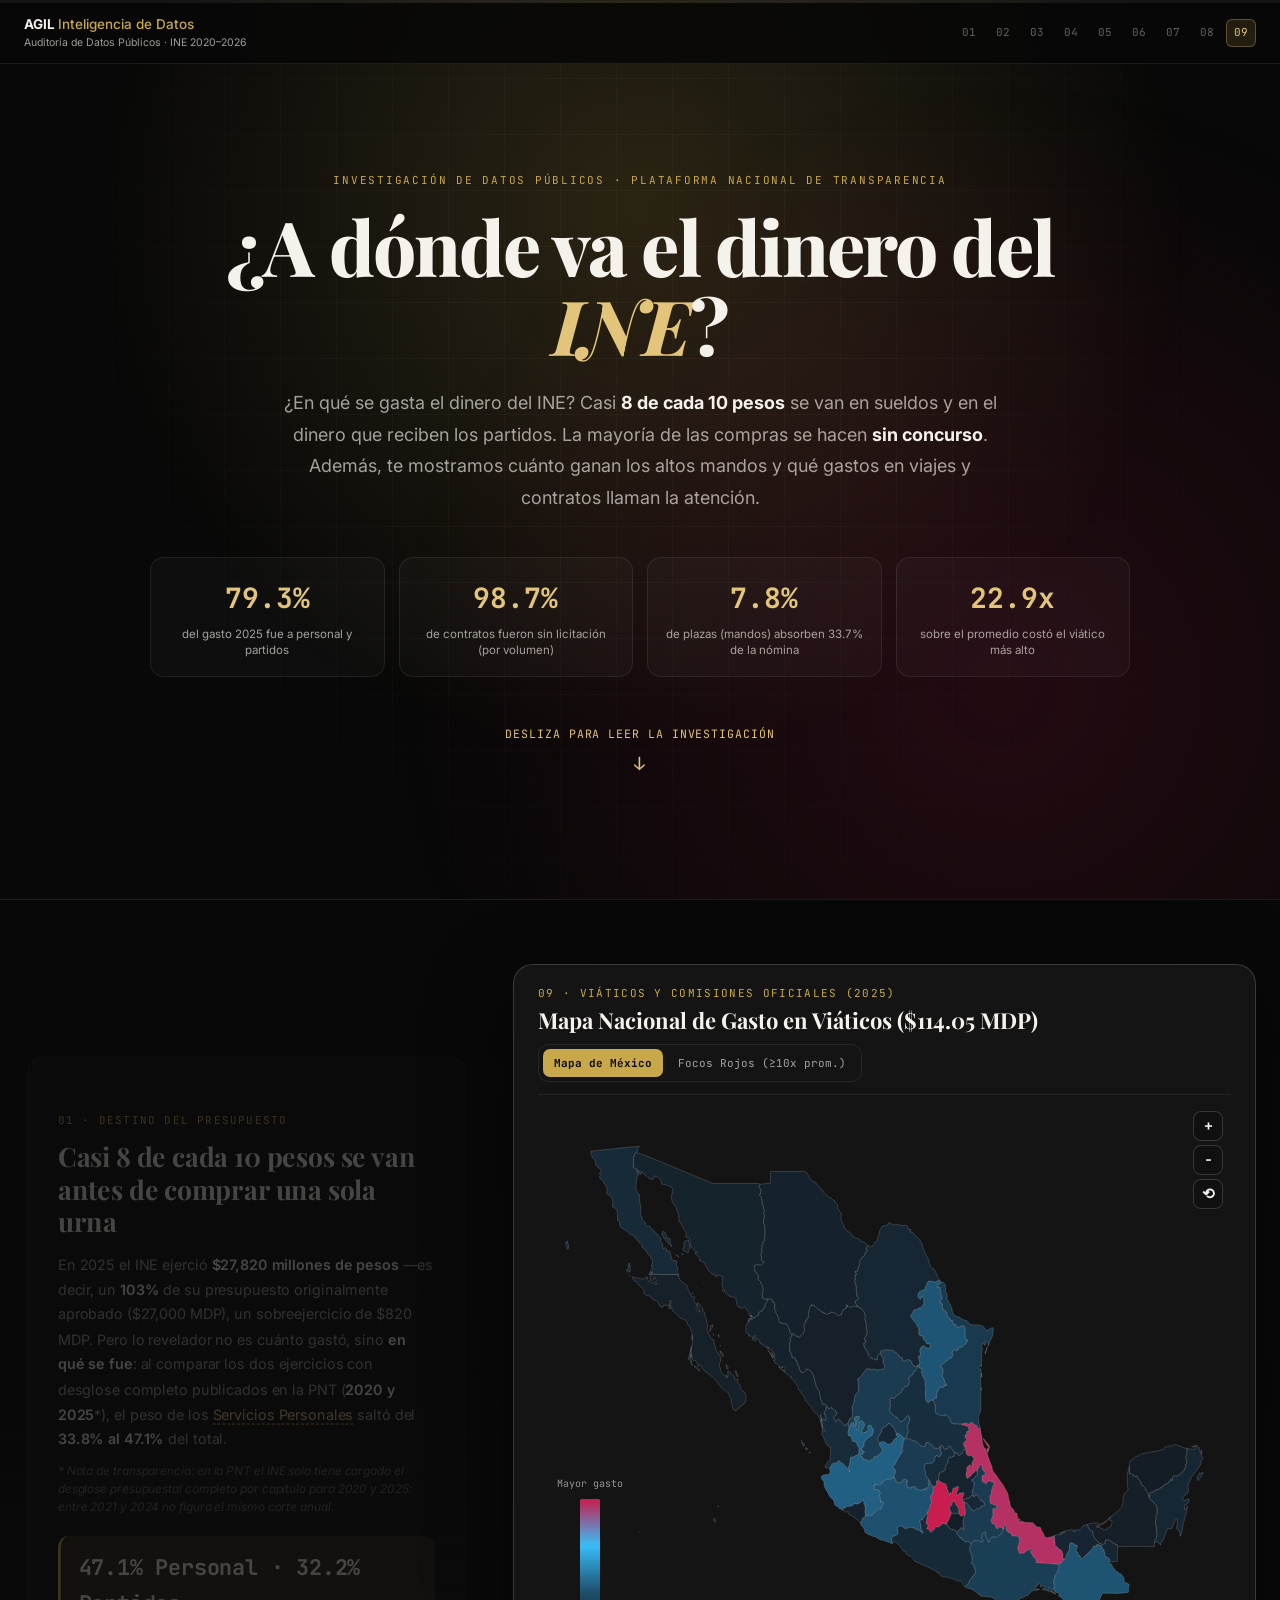
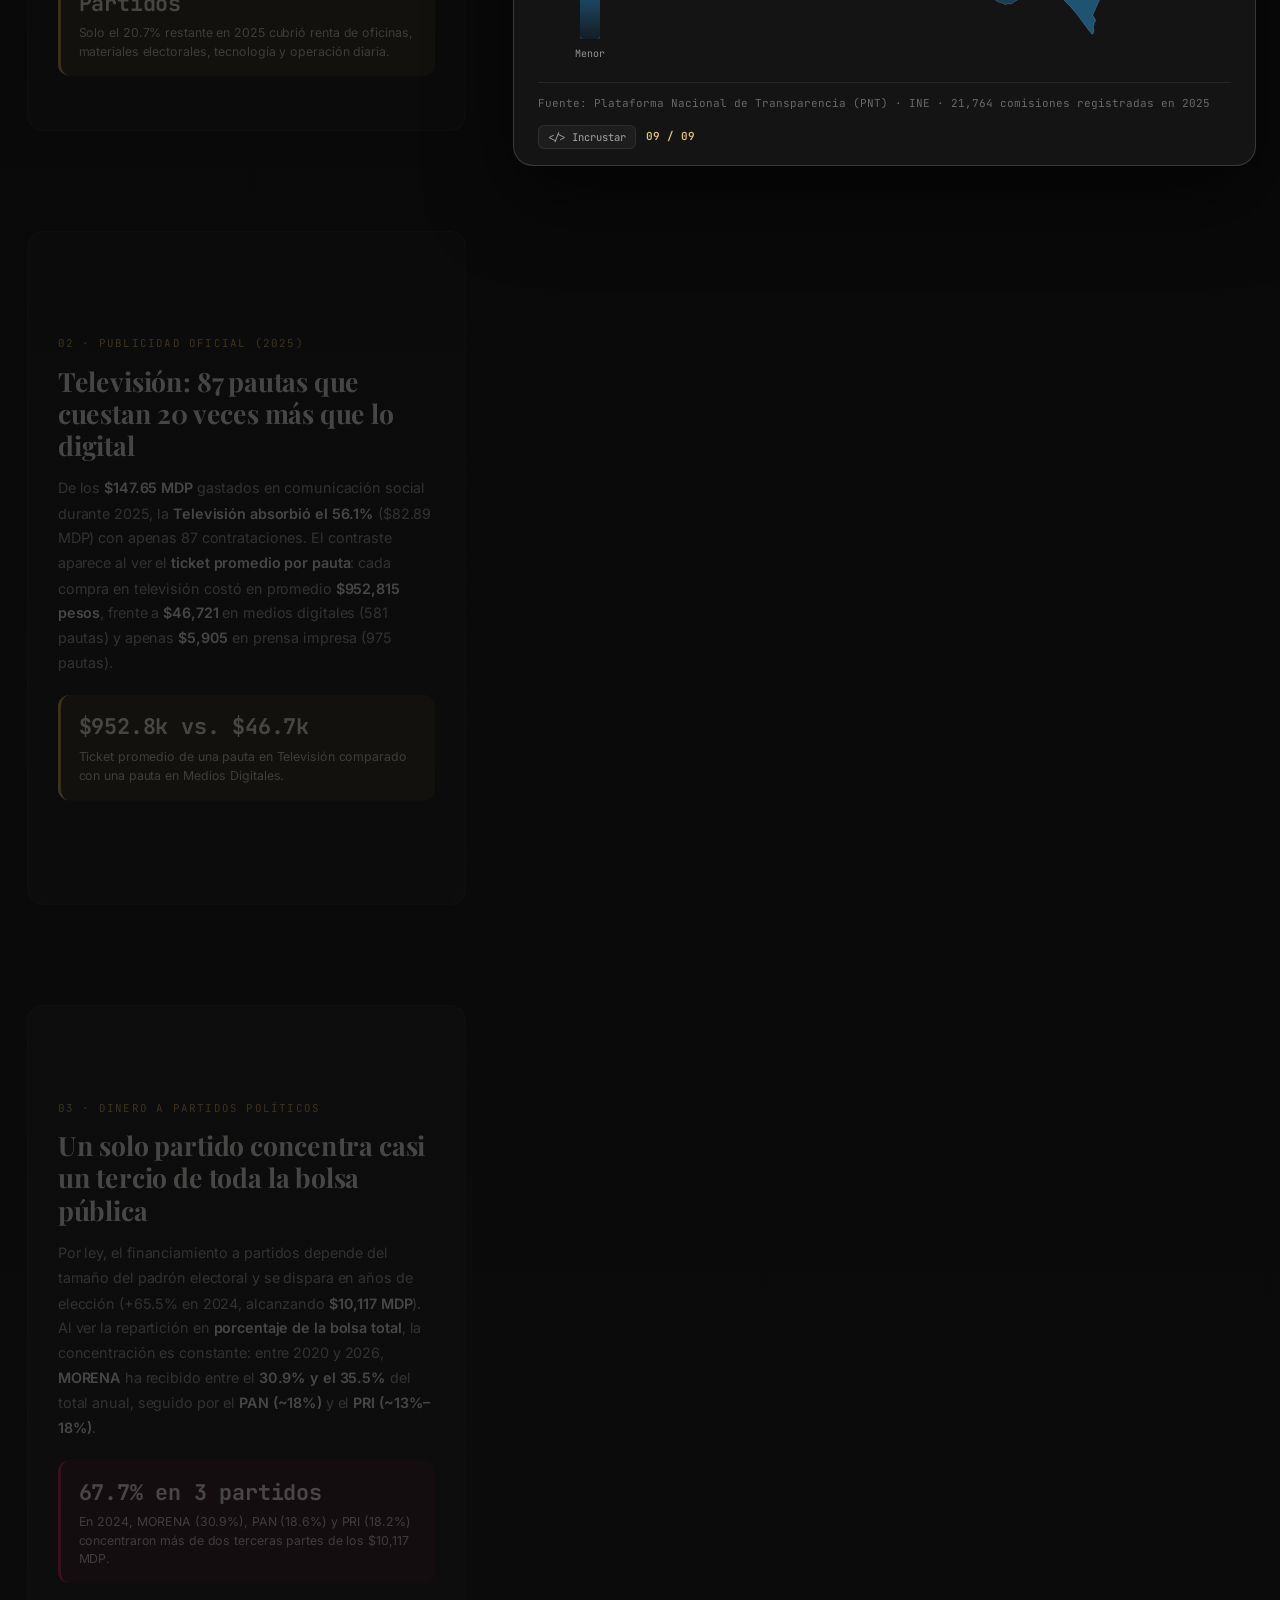
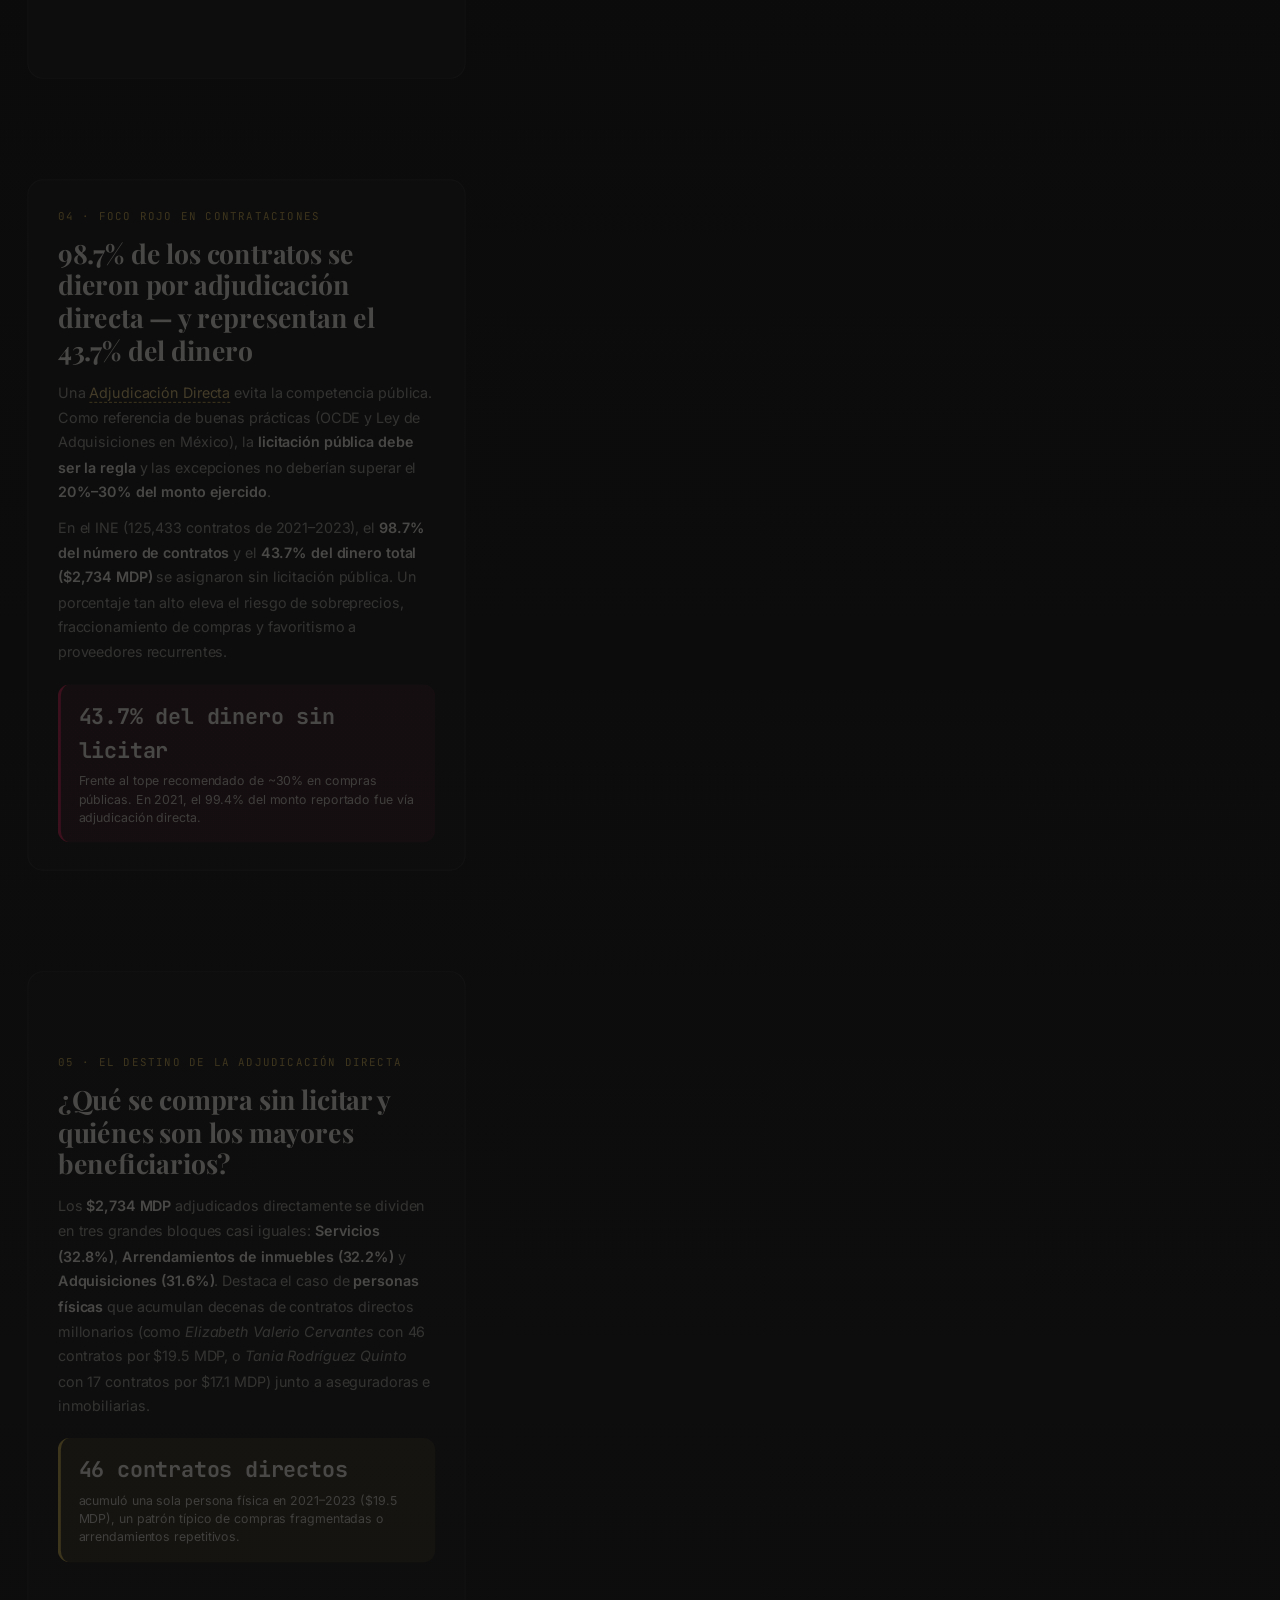
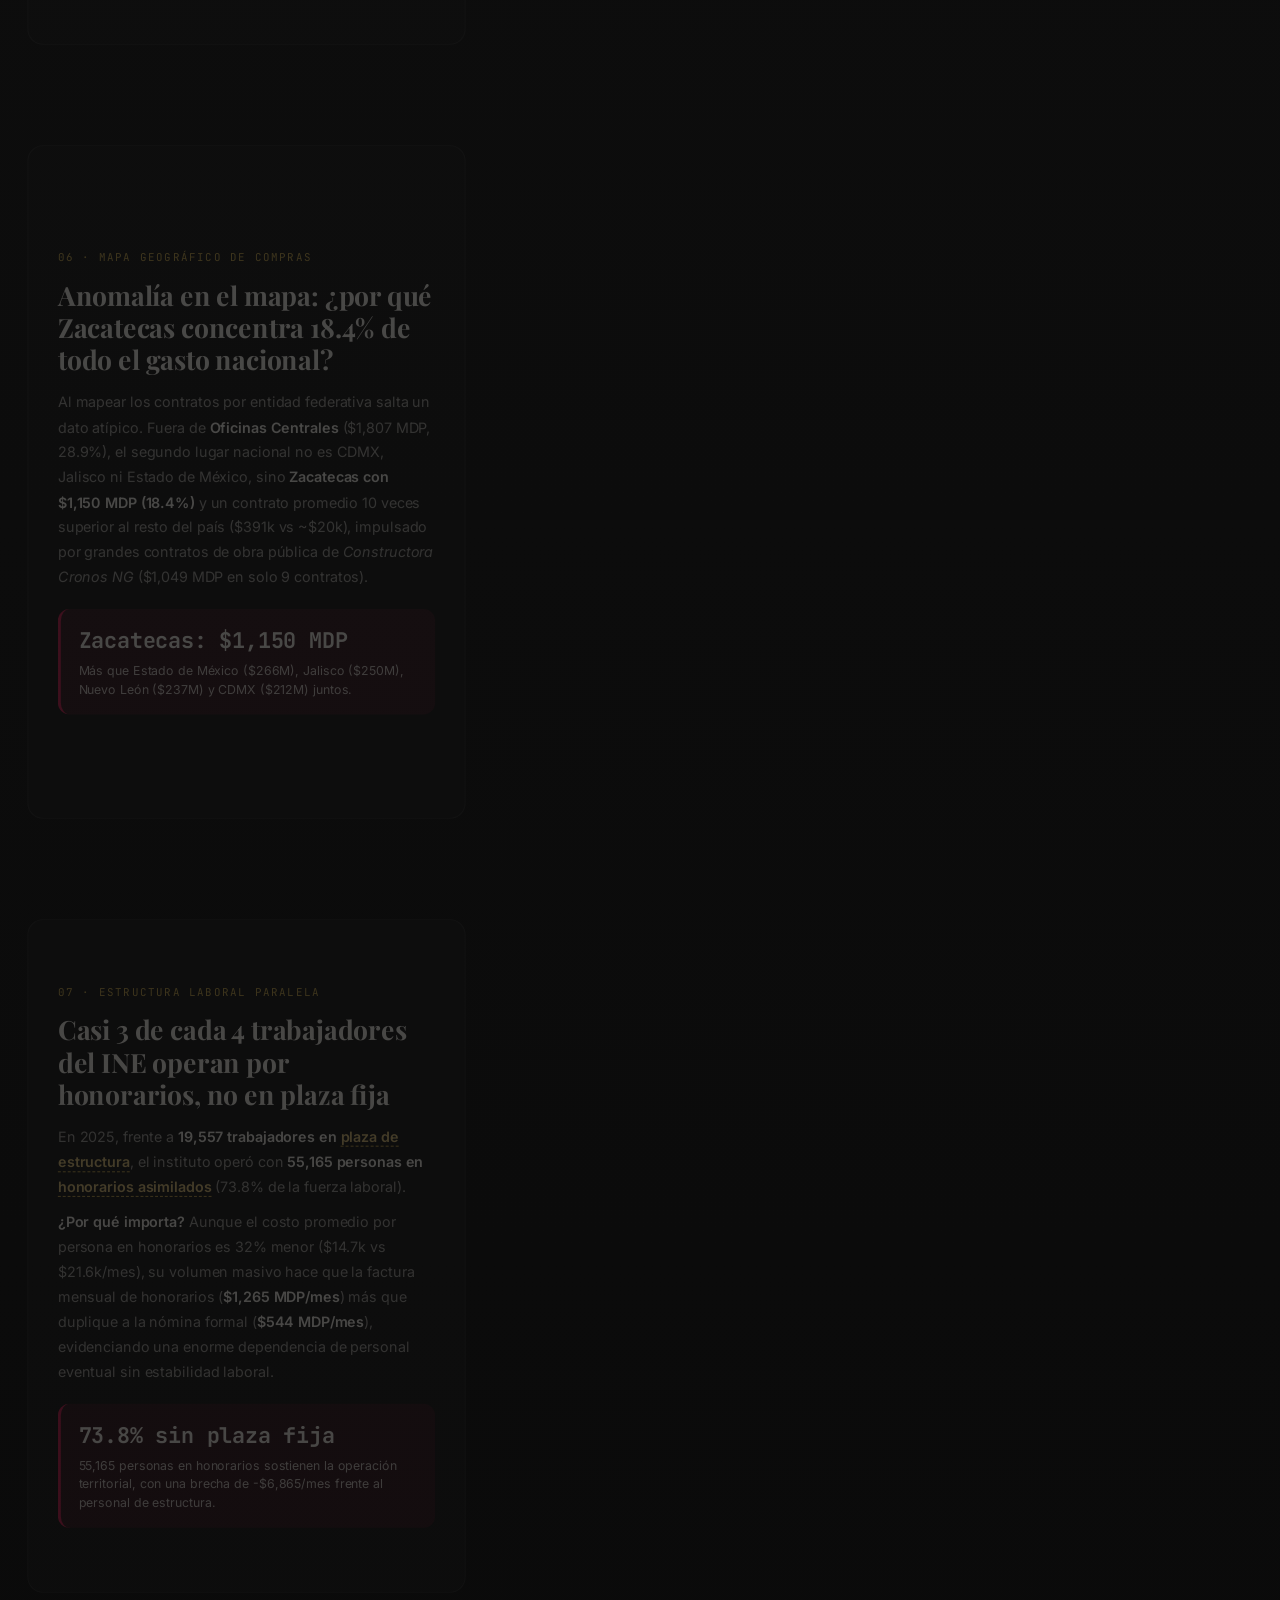
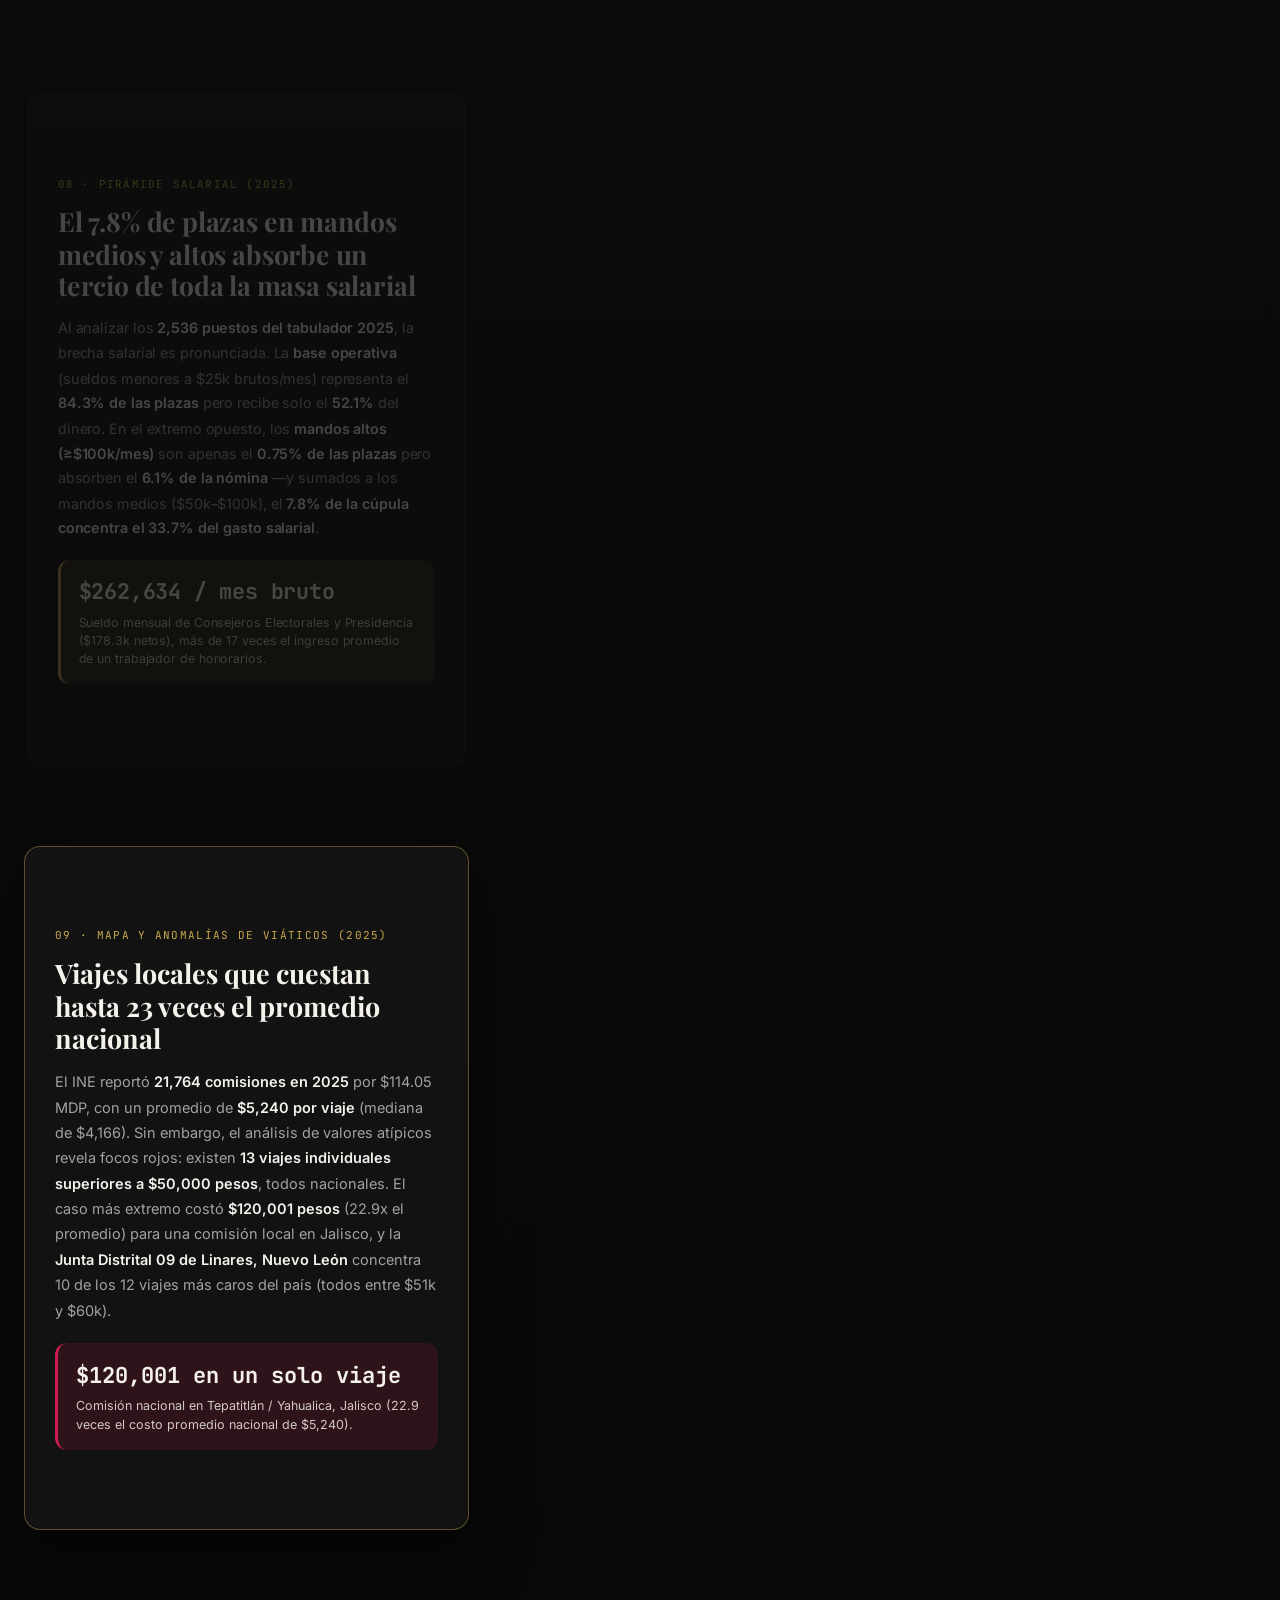
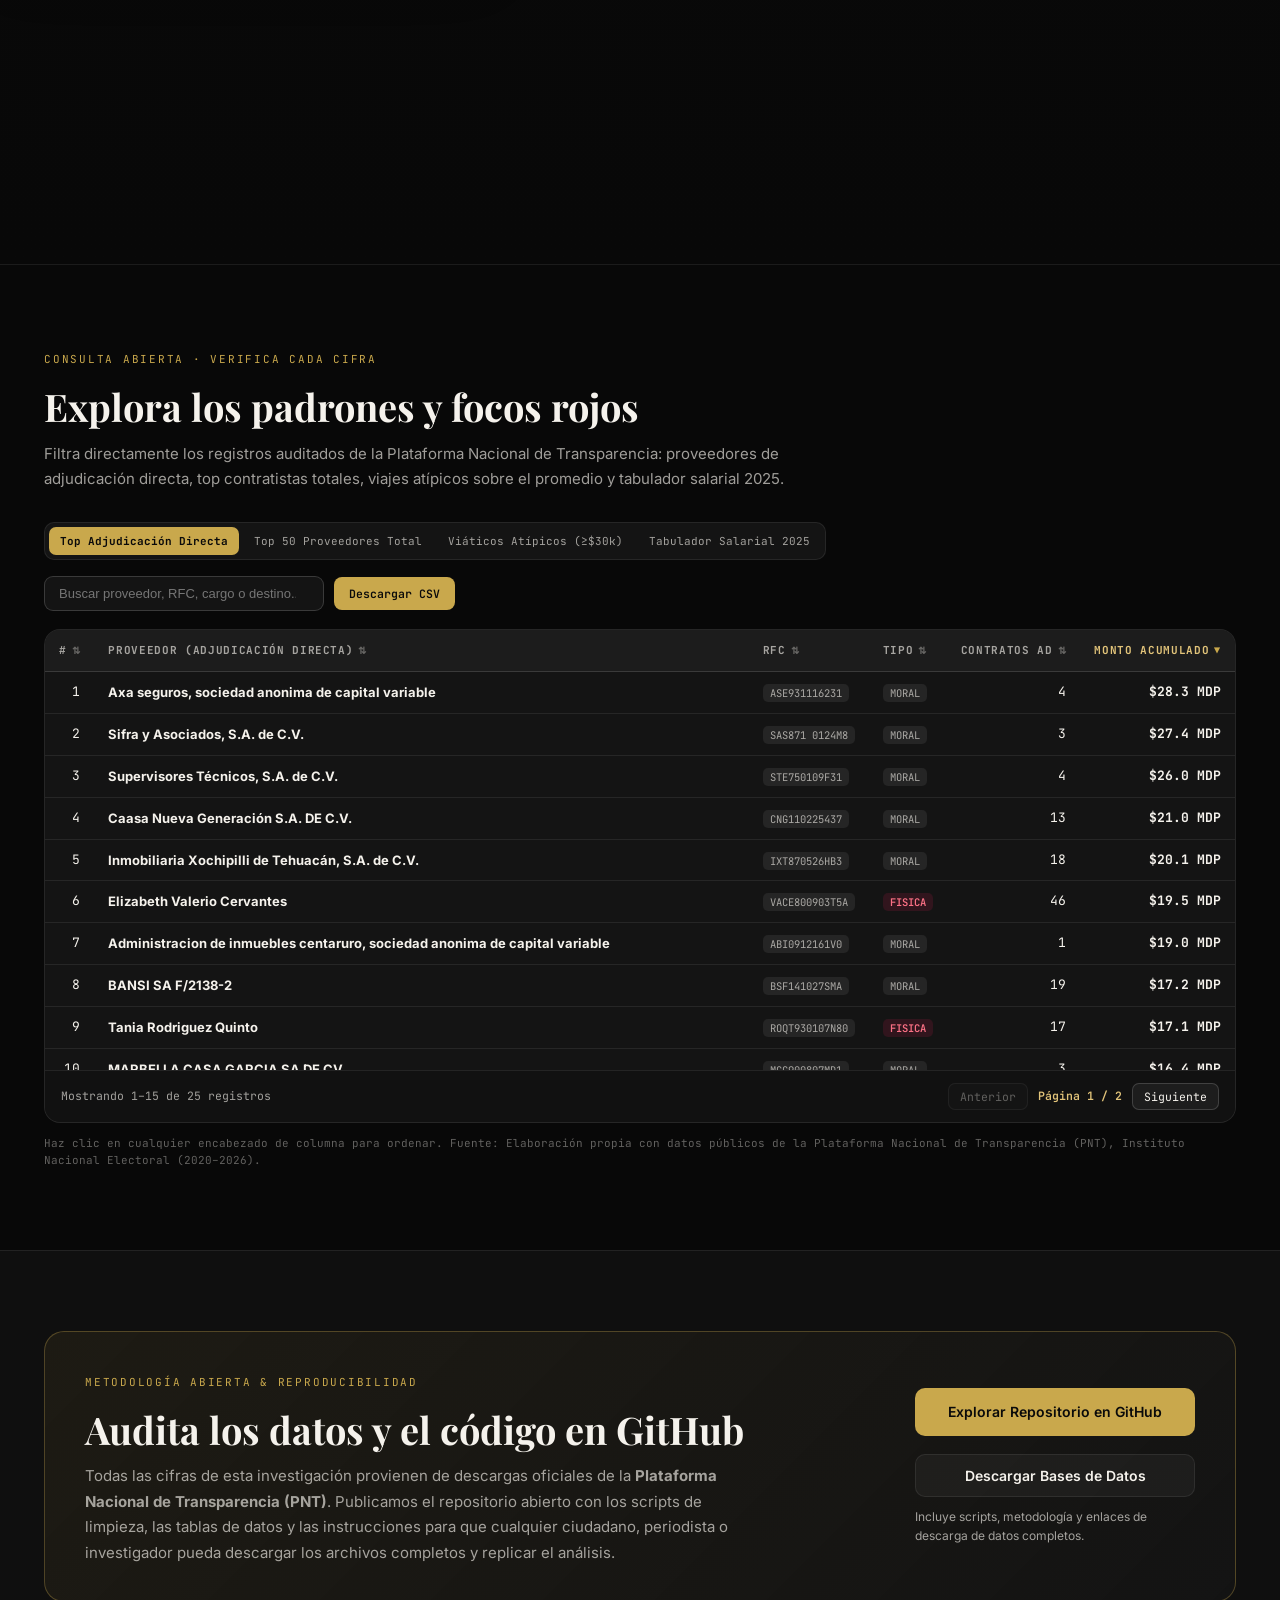
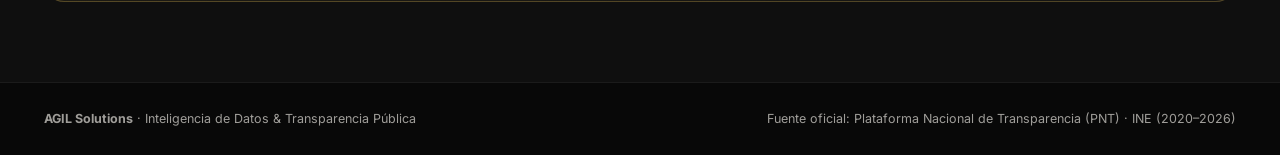
<file: tablero/index.html>
<!DOCTYPE html>
<html lang="es">
<head>
  <meta charset="UTF-8" />
  <meta name="viewport" content="width=device-width, initial-scale=1.0" />
  <title>¿A dónde va el dinero del INE? (2020–2026) — AGIL Solutions</title>
  <link rel="preconnect" href="https://fonts.googleapis.com" />
  <link rel="preconnect" href="https://fonts.gstatic.com" crossorigin />
  <link href="https://fonts.googleapis.com/css2?family=Inter:wght@300;400;500;600;700&family=JetBrains+Mono:wght@400;500;600;700&family=Playfair+Display:ital,wght@0,600;0,700;0,800;1,600&display=swap" rel="stylesheet" />
  <script src="./echarts.min.js"></script>
  <link rel="stylesheet" href="./styles.css" />
</head>
<body>
  <!-- READING PROGRESS BAR -->
  <div class="progress-track" aria-hidden="true">
    <div class="progress-fill" id="progress-fill"></div>
  </div>

  <!-- FLOATING TOPBAR -->
  <header class="topbar" id="topbar">
    <div class="topbar-inner">
      <div class="brand">
        <a href="https://agilsolutions.com" target="_blank" rel="noopener noreferrer" class="brand-link">
          <div class="brand-copy">
            <span class="brand-name">AGIL <span>Inteligencia de Datos</span></span>
            <span class="brand-sub">Auditoría de Datos Públicos · INE 2020–2026</span>
          </div>
        </a>
      </div>

      <nav class="chapter-dots" aria-label="Capítulos de la investigación">
        <a href="#step-0" class="dot-link active" data-step="0" title="01. Destino del Presupuesto">01</a>
        <a href="#step-1" class="dot-link" data-step="1" title="02. Publicidad Oficial">02</a>
        <a href="#step-2" class="dot-link" data-step="2" title="03. Partidos Políticos">03</a>
        <a href="#step-3" class="dot-link" data-step="3" title="04. Adjudicación Directa vs Licitación">04</a>
        <a href="#step-4" class="dot-link" data-step="4" title="05. ¿Quién gana las Adjudicaciones Directas?">05</a>
        <a href="#step-5" class="dot-link" data-step="5" title="06. Mapa Territorial de Contratos">06</a>
        <a href="#step-6" class="dot-link" data-step="6" title="07. Nómina vs Honorarios">07</a>
        <a href="#step-7" class="dot-link" data-step="7" title="08. Concentración Salarial">08</a>
        <a href="#step-8" class="dot-link" data-step="8" title="09. Mapa y Anomalías de Viáticos">09</a>
      </nav>
    </div>
  </header>

  <!-- ==================== PARALLAX HERO ==================== -->
  <section class="hero-parallax" id="hero">
    <div class="parallax-layer layer-grid" id="parallax-grid" aria-hidden="true"></div>
    <div class="parallax-layer layer-glow" id="parallax-glow" aria-hidden="true"></div>
    <div class="parallax-layer layer-accent" id="parallax-accent" aria-hidden="true"></div>

    <div class="hero-content" id="hero-content">
      <div class="eyebrow">Investigación de Datos Públicos · Plataforma Nacional de Transparencia</div>
      <h1 class="hero-title">
        ¿A dónde va el dinero del <em>INE</em>?
      </h1>
      <p class="hero-lead">
        ¿En qué se gasta el dinero del INE? Casi <strong>8 de cada 10 pesos</strong> se van en sueldos y en el dinero que reciben los partidos. La mayoría de las compras se hacen <strong>sin concurso</strong>. Además, te mostramos cuánto ganan los altos mandos y qué gastos en viajes y contratos llaman la atención.
      </p>

      <div class="hero-metrics">
        <div class="hero-metric">
          <span class="hm-val">79.3%</span>
          <span class="hm-label">del gasto 2025 fue a personal y partidos</span>
        </div>
        <div class="hero-metric">
          <span class="hm-val">98.7%</span>
          <span class="hm-label">de contratos fueron sin licitación (por volumen)</span>
        </div>
        <div class="hero-metric">
          <span class="hm-val">7.8%</span>
          <span class="hm-label">de plazas (mandos) absorben 33.7% de la nómina</span>
        </div>
        <div class="hero-metric">
          <span class="hm-val">22.9x</span>
          <span class="hm-label">sobre el promedio costó el viático más alto</span>
        </div>
      </div>

      <a href="#scrolly-story" class="scroll-cue">
        <span>Desliza para leer la investigación</span>
        <span class="scroll-arrow">↓</span>
      </a>
    </div>
  </section>

  <!-- ==================== SCROLLYTELLING SECTION ==================== -->
  <section class="scrolly-section" id="scrolly-story">
    <div class="scrolly-container">
      <!-- LEFT COLUMN: NARRATIVE STEPS -->
      <div class="scrolly-narrative">
        <!-- STEP 0: PRESUPUESTO -->
        <article class="story-step is-active" id="step-0" data-step="0">
          <span class="step-tag">01 · Destino del Presupuesto</span>
          <h2 class="step-title">Casi 8 de cada 10 pesos se van antes de comprar una sola urna</h2>
          <p class="step-body">
            En 2025 el INE ejerció <strong>$27,820 millones de pesos</strong> —es decir, un <strong>103%</strong> de su presupuesto originalmente aprobado ($27,000 MDP), un sobreejercicio de $820 MDP. Pero lo revelador no es cuánto gastó, sino <strong>en qué se fue</strong>: al comparar los dos ejercicios con desglose completo publicados en la PNT (<strong>2020 y 2025</strong>*), el peso de los <span class="wiki-tip" tabindex="0" data-tip="Capítulo 1000: Sueldos base, compensaciones, honorarios, prestaciones y seguridad social de todo el personal del instituto.">Servicios Personales</span> saltó del <strong>33.8% al 47.1%</strong> del total.
          </p>
          <p class="step-note">
            * Nota de transparencia: en la PNT el INE solo tiene cargado el desglose presupuestal completo por capítulo para 2020 y 2025; entre 2021 y 2024 no figura el mismo corte anual.
          </p>
          <div class="step-callout">
            <span class="callout-num">47.1% Personal · 32.2% Partidos</span>
            <span class="callout-text">Solo el 20.7% restante en 2025 cubrió renta de oficinas, materiales electorales, tecnología y operación diaria.</span>
          </div>
        </article>

        <!-- STEP 1: PUBLICIDAD OFICIAL -->
        <article class="story-step" id="step-1" data-step="1">
          <span class="step-tag">02 · Publicidad Oficial (2025)</span>
          <h2 class="step-title">Televisión: 87 pautas que cuestan 20 veces más que lo digital</h2>
          <p class="step-body">
            De los <strong>$147.65 MDP</strong> gastados en comunicación social durante 2025, la <strong>Televisión absorbió el 56.1%</strong> ($82.89 MDP) con apenas 87 contrataciones. El contraste aparece al ver el <strong>ticket promedio por pauta</strong>: cada compra en televisión costó en promedio <strong>$952,815 pesos</strong>, frente a <strong>$46,721</strong> en medios digitales (581 pautas) y apenas <strong>$5,905</strong> en prensa impresa (975 pautas).
          </p>
          <div class="step-callout">
            <span class="callout-num">$952.8k vs. $46.7k</span>
            <span class="callout-text">Ticket promedio de una pauta en Televisión comparado con una pauta en Medios Digitales.</span>
          </div>
        </article>

        <!-- STEP 2: PARTIDOS POLÍTICOS -->
        <article class="story-step" id="step-2" data-step="2">
          <span class="step-tag">03 · Dinero a Partidos Políticos</span>
          <h2 class="step-title">Un solo partido concentra casi un tercio de toda la bolsa pública</h2>
          <p class="step-body">
            Por ley, el financiamiento a partidos depende del tamaño del padrón electoral y se dispara en años de elección (+65.5% en 2024, alcanzando <strong>$10,117 MDP</strong>). Al ver la repartición en <strong>porcentaje de la bolsa total</strong>, la concentración es constante: entre 2020 y 2026, <strong>MORENA</strong> ha recibido entre el <strong>30.9% y el 35.5%</strong> del total anual, seguido por el <strong>PAN (~18%)</strong> y el <strong>PRI (~13%–18%)</strong>.
          </p>
          <div class="step-callout ine">
            <span class="callout-num">67.7% en 3 partidos</span>
            <span class="callout-text">En 2024, MORENA (30.9%), PAN (18.6%) y PRI (18.2%) concentraron más de dos terceras partes de los $10,117 MDP.</span>
          </div>
        </article>

        <!-- STEP 3: CONTRATOS AD vs LICITACIÓN -->
        <article class="story-step" id="step-3" data-step="3">
          <span class="step-tag">04 · Foco Rojo en Contrataciones</span>
          <h2 class="step-title">98.7% de los contratos se dieron por adjudicación directa — y representan el 43.7% del dinero</h2>
          <p class="step-body">
            Una <span class="wiki-tip" tabindex="0" data-tip="Adjudicación Directa (AD): El organismo elige directamente al proveedor sin concurso abierto. La ley la permite solo como excepción (montos menores, urgencia o proveedor único).">Adjudicación Directa</span> evita la competencia pública. Como referencia de buenas prácticas (OCDE y Ley de Adquisiciones en México), la <strong>licitación pública debe ser la regla</strong> y las excepciones no deberían superar el <strong>20%–30% del monto ejercido</strong>.
          </p>
          <p class="step-body" style="margin-top:10px;">
            En el INE (125,433 contratos de 2021–2023), el <strong>98.7% del número de contratos</strong> y el <strong>43.7% del dinero total ($2,734 MDP)</strong> se asignaron sin licitación pública. Un porcentaje tan alto eleva el riesgo de sobreprecios, fraccionamiento de compras y favoritismo a proveedores recurrentes.
          </p>
          <div class="step-callout ine">
            <span class="callout-num">43.7% del dinero sin licitar</span>
            <span class="callout-text">Frente al tope recomendado de ~30% en compras públicas. En 2021, el 99.4% del monto reportado fue vía adjudicación directa.</span>
          </div>
        </article>

        <!-- STEP 4: A QUIÉN Y EN QUÉ SE FUE LA AD -->
        <article class="story-step" id="step-4" data-step="4">
          <span class="step-tag">05 · El Destino de la Adjudicación Directa</span>
          <h2 class="step-title">¿Qué se compra sin licitar y quiénes son los mayores beneficiarios?</h2>
          <p class="step-body">
            Los <strong>$2,734 MDP</strong> adjudicados directamente se dividen en tres grandes bloques casi iguales: <strong>Servicios (32.8%)</strong>, <strong>Arrendamientos de inmuebles (32.2%)</strong> y <strong>Adquisiciones (31.6%)</strong>. Destaca el caso de <strong>personas físicas</strong> que acumulan decenas de contratos directos millonarios (como <em>Elizabeth Valerio Cervantes</em> con 46 contratos por $19.5 MDP, o <em>Tania Rodríguez Quinto</em> con 17 contratos por $17.1 MDP) junto a aseguradoras e inmobiliarias.
          </p>
          <div class="step-callout">
            <span class="callout-num">46 contratos directos</span>
            <span class="callout-text">acumuló una sola persona física en 2021–2023 ($19.5 MDP), un patrón típico de compras fragmentadas o arrendamientos repetitivos.</span>
          </div>
        </article>

        <!-- STEP 5: MAPA GEOGRÁFICO DE CONTRATOS -->
        <article class="story-step" id="step-5" data-step="5">
          <span class="step-tag">06 · Mapa Geográfico de Compras</span>
          <h2 class="step-title">Anomalía en el mapa: ¿por qué Zacatecas concentra 18.4% de todo el gasto nacional?</h2>
          <p class="step-body">
            Al mapear los contratos por entidad federativa salta un dato atípico. Fuera de <strong>Oficinas Centrales</strong> ($1,807 MDP, 28.9%), el segundo lugar nacional no es CDMX, Jalisco ni Estado de México, sino <strong>Zacatecas con $1,150 MDP (18.4%)</strong> y un contrato promedio 10 veces superior al resto del país ($391k vs ~$20k), impulsado por grandes contratos de obra pública de <em>Constructora Cronos NG</em> ($1,049 MDP en solo 9 contratos).
          </p>
          <div class="step-callout ine">
            <span class="callout-num">Zacatecas: $1,150 MDP</span>
            <span class="callout-text">Más que Estado de México ($266M), Jalisco ($250M), Nuevo León ($237M) y CDMX ($212M) juntos.</span>
          </div>
        </article>

        <!-- STEP 6: NÓMINA VS HONORARIOS -->
        <article class="story-step" id="step-6" data-step="6">
          <span class="step-tag">07 · Estructura Laboral Paralela</span>
          <h2 class="step-title">Casi 3 de cada 4 trabajadores del INE operan por honorarios, no en plaza fija</h2>
          <p class="step-body">
            En 2025, frente a <strong>19,557 trabajadores en <span class="wiki-tip" tabindex="0" data-tip="Plaza de Estructura (Nómina): Empleo permanente del servicio profesional o administrativo con contrato indefinido, antigüedad, ISSSTE, aguinaldo y prestaciones completas.">plaza de estructura</span></strong>, el instituto operó con <strong>55,165 personas en <span class="wiki-tip" tabindex="0" data-tip="Honorarios Asimilados: Contratación temporal por proyecto o proceso electoral. No genera base, antigüedad ni liquidación, y suele tener menos prestaciones que una plaza fija.">honorarios asimilados</span></strong> (73.8% de la fuerza laboral).
          </p>
          <p class="step-body" style="margin-top:10px;">
            <strong>¿Por qué importa?</strong> Aunque el costo promedio por persona en honorarios es 32% menor ($14.7k vs $21.6k/mes), su volumen masivo hace que la factura mensual de honorarios (<strong>$1,265 MDP/mes</strong>) más que duplique a la nómina formal (<strong>$544 MDP/mes</strong>), evidenciando una enorme dependencia de personal eventual sin estabilidad laboral.
          </p>
          <div class="step-callout ine">
            <span class="callout-num">73.8% sin plaza fija</span>
            <span class="callout-text">55,165 personas en honorarios sostienen la operación territorial, con una brecha de -$6,865/mes frente al personal de estructura.</span>
          </div>
        </article>

        <!-- STEP 7: DESIGUALDAD SALARIAL / MANDOS ALTOS -->
        <article class="story-step" id="step-7" data-step="7">
          <span class="step-tag">08 · Pirámide Salarial (2025)</span>
          <h2 class="step-title">El 7.8% de plazas en mandos medios y altos absorbe un tercio de toda la masa salarial</h2>
          <p class="step-body">
            Al analizar los <strong>2,536 puestos del tabulador 2025</strong>, la brecha salarial es pronunciada. La <strong>base operativa</strong> (sueldos menores a $25k brutos/mes) representa el <strong>84.3% de las plazas</strong> pero recibe solo el <strong>52.1%</strong> del dinero. En el extremo opuesto, los <strong>mandos altos (&ge;$100k/mes)</strong> son apenas el <strong>0.75% de las plazas</strong> pero absorben el <strong>6.1% de la nómina</strong> —y sumados a los mandos medios ($50k–$100k), el <strong>7.8% de la cúpula concentra el 33.7% del gasto salarial</strong>.
          </p>
          <div class="step-callout">
            <span class="callout-num">$262,634 / mes bruto</span>
            <span class="callout-text">Sueldo mensual de Consejeros Electorales y Presidencia ($178.3k netos), más de 17 veces el ingreso promedio de un trabajador de honorarios.</span>
          </div>
        </article>

        <!-- STEP 8: VIÁTICOS Y ANOMALÍAS -->
        <article class="story-step" id="step-8" data-step="8">
          <span class="step-tag">09 · Mapa y Anomalías de Viáticos (2025)</span>
          <h2 class="step-title">Viajes locales que cuestan hasta 23 veces el promedio nacional</h2>
          <p class="step-body">
            El INE reportó <strong>21,764 comisiones en 2025</strong> por $114.05 MDP, con un promedio de <strong>$5,240 por viaje</strong> (mediana de $4,166). Sin embargo, el análisis de valores atípicos revela focos rojos: existen <strong>13 viajes individuales superiores a $50,000 pesos</strong>, todos nacionales. El caso más extremo costó <strong>$120,001 pesos</strong> (22.9x el promedio) para una comisión local en Jalisco, y la <strong>Junta Distrital 09 de Linares, Nuevo León</strong> concentra 10 de los 12 viajes más caros del país (todos entre $51k y $60k).
          </p>
          <div class="step-callout ine">
            <span class="callout-num">$120,001 en un solo viaje</span>
            <span class="callout-text">Comisión nacional en Tepatitlán / Yahualica, Jalisco (22.9 veces el costo promedio nacional de $5,240).</span>
          </div>
        </article>
      </div>

      <!-- RIGHT COLUMN: STICKY VISUAL STAGE -->
      <div class="scrolly-stage-col">
        <div class="sticky-stage" id="sticky-stage">
          <div class="stage-header">
            <div class="stage-header-copy">
              <span class="stage-kicker" id="stage-kicker">01 · Destino del Presupuesto</span>
              <h3 class="stage-title" id="stage-title">Distribución porcentual del gasto por capítulo</h3>
            </div>
            <div class="stage-controls" id="stage-controls"></div>
          </div>

          <div class="stage-chart-wrap">
            <div class="stage-chart" id="main-stage-chart"></div>
          </div>

          <div class="stage-footer">
            <div class="stage-footer-left">
              <a class="embed-brand" href="https://agilsolutions.com" target="_blank" rel="noopener noreferrer" title="Ir a AGIL Solutions">
                <span>AGIL</span>
              </a>
              <span class="stage-source" id="stage-source">Fuente: Plataforma Nacional de Transparencia (PNT) · INE</span>
            </div>
            <div class="stage-footer-right">
              <button class="btn-mini-embed" id="btn-embed-current" title="Copiar código para incrustar SOLO esta gráfica en un post">&lt;/&gt; Incrustar</button>
              <span class="stage-step-counter" id="stage-counter">01 / 09</span>
            </div>
          </div>
        </div>
      </div>
    </div>
  </section>

  <!-- ==================== EXPLORADOR DE PADRONES ==================== -->
  <section class="explorer-section" id="explorer">
    <div class="container">
      <div class="section-intro">
        <span class="eyebrow">Consulta Abierta · Verifica Cada Cifra</span>
        <h2 class="section-h2">Explora los padrones y focos rojos</h2>
        <p class="section-p">
          Filtra directamente los registros auditados de la Plataforma Nacional de Transparencia: proveedores de adjudicación directa, top contratistas totales, viajes atípicos sobre el promedio y tabulador salarial 2025.
        </p>
      </div>

      <div class="explorer-toolbar">
        <div class="segmented" id="explorer-switch">
          <button class="seg-btn active" data-table="adProveedores">Top Adjudicación Directa</button>
          <button class="seg-btn" data-table="proveedores">Top 50 Proveedores Total</button>
          <button class="seg-btn" data-table="viaticosOutliers">Viáticos Atípicos (&ge;$30k)</button>
          <button class="seg-btn" data-table="puestos">Tabulador Salarial 2025</button>
        </div>
        <div class="explorer-actions">
          <input type="search" class="table-search" id="explorer-search" placeholder="Buscar proveedor, RFC, cargo o destino..." />
          <button class="btn-gold btn-sm" id="btn-descargar-tabla" title="Descargar la tabla actualmente visible en formato CSV">
            Descargar CSV
          </button>
        </div>
      </div>

      <div class="table-card">
        <div class="table-wrap">
          <table class="data-table" id="explorer-table">
            <thead></thead>
            <tbody></tbody>
          </table>
        </div>
        <div class="table-pagination" id="table-pagination">
          <span class="pagination-info" id="pagination-info">Mostrando 0 registros</span>
          <div class="pagination-controls">
            <button class="page-btn" id="btn-prev-page" disabled>Anterior</button>
            <span class="page-indicator" id="page-indicator">1 / 1</span>
            <button class="page-btn" id="btn-next-page" disabled>Siguiente</button>
          </div>
        </div>
      </div>
      <p class="table-footnote">Haz clic en cualquier encabezado de columna para ordenar. Fuente: Elaboración propia con datos públicos de la Plataforma Nacional de Transparencia (PNT), Instituto Nacional Electoral (2020–2026).</p>
    </div>
  </section>

  <!-- ==================== REPOSITORIO ABIERTO (GITHUB) ==================== -->
  <section class="github-section" id="codigo-abierto">
    <div class="container">
      <div class="github-card">
        <div class="github-copy">
          <span class="eyebrow">Metodología Abierta &amp; Reproducibilidad</span>
          <h2 class="section-h2">Audita los datos y el código en GitHub</h2>
          <p class="section-p">
            Todas las cifras de esta investigación provienen de descargas oficiales de la <strong>Plataforma Nacional de Transparencia (PNT)</strong>. Publicamos el repositorio abierto con los scripts de limpieza, las tablas de datos y las instrucciones para que cualquier ciudadano, periodista o investigador pueda descargar los archivos completos y replicar el análisis.
          </p>
        </div>
        <div class="github-actions">
          <a class="btn-gold btn-lg" id="github-repo-link" href="https://github.com/ar-rodrigues/ine-transparencia-2020-2026" target="_blank" rel="noopener noreferrer">
            Explorar Repositorio en GitHub
          </a>
          <button class="btn-ghost btn-lg" id="btn-open-vault" style="margin-top: 8px;">
            Descargar Bases de Datos
          </button>
          <span class="github-hint">Incluye scripts, metodología y enlaces de descarga de datos completos.</span>
        </div>
      </div>
    </div>
  </section>

  <!-- FOOTER -->
  <footer class="footer" id="footer">
    <div class="container footer-inner">
      <div><strong>AGIL Solutions</strong> · Inteligencia de Datos &amp; Transparencia Pública</div>
      <div>Fuente oficial: Plataforma Nacional de Transparencia (PNT) · INE (2020–2026)</div>
    </div>
  </footer>

  <!-- VAULT DOWNLOAD MODAL (DESCARGA DE ARCHIVOS PARQUET) -->
  <div class="modal-backdrop" id="vault-modal" hidden>
    <div class="modal-card modal-card-wide">
      <div class="modal-head">
        <h3>Descarga de Bases de Datos Auditadas (.parquet)</h3>
        <button class="modal-close" id="vault-modal-close" aria-label="Cerrar">×</button>
      </div>
      <p class="modal-desc">
        Selecciona y descarga los conjuntos de datos normalizados de la auditoría. El formato <code>.parquet</code> comprime millones de registros en archivos ligeros y de lectura instantánea.
      </p>

      <div class="parquet-help-callout">
        <strong>💡 ¿Cómo abrir un archivo Parquet?</strong>
        <p>
          • <strong>En Excel / Power BI:</strong> En Excel ve a <em>Datos → Obtener datos → Desde un archivo → Desde Parquet</em> (o Power Query).<br />
          • <strong>Sin instalar nada en navegador:</strong> Arrastra el archivo a <a href="https://parquet-viewer-online.com/" target="_blank" rel="noopener">Parquet Viewer Online</a>.<br />
          • <strong>En Python / R / DuckDB CLI:</strong> <code>SELECT * FROM 'archivo.parquet' LIMIT 20;</code>
        </p>
      </div>

      <div class="table-wrap modal-table-wrap">
        <table class="data-table" id="vault-download-table">
          <thead>
            <tr>
              <th>Tema</th>
              <th>Archivo</th>
              <th class="num">Tamaño</th>
              <th class="num">Descarga</th>
            </tr>
          </thead>
          <tbody></tbody>
        </table>
      </div>
    </div>
  </div>

  <!-- EMBED MODAL -->
  <div class="modal-backdrop" id="embed-modal" hidden>
    <div class="modal-card">
      <div class="modal-head">
        <h3>Incrustar gráfica en un artículo</h3>
        <button class="modal-close" id="modal-close" aria-label="Cerrar">×</button>
      </div>
      <p class="modal-desc">
        Este código inserta <strong>únicamente la gráfica interactiva seleccionada</strong> (sin scroll ni textos superpuestos), ideal para incrustar en una tarjeta <code>/html</code> de Ghost.
      </p>
      <div class="modal-field">
        <label for="embed-chapter-select">Gráfica a incrustar:</label>
        <select id="embed-chapter-select" class="embed-select">
          <option value="0">01 · Destino del Presupuesto (% por capítulo)</option>
          <option value="1">02 · Publicidad Oficial y Ticket Promedio</option>
          <option value="2">03 · Reparto % a Partidos Políticos</option>
          <option value="3">04 · Adjudicación Directa vs. Licitaciones</option>
          <option value="4">05 · ¿En qué y a quién se adjudica directamente?</option>
          <option value="5">06 · Mapa Geográfico de Contrataciones</option>
          <option value="6">07 · Nómina de Estructura vs. Honorarios</option>
          <option value="7">08 · Concentración Salarial en Mandos Altos</option>
          <option value="8">09 · Mapa y Anomalías de Viáticos</option>
        </select>
      </div>
      <textarea class="embed-code" id="embed-code" readonly rows="4"></textarea>
      <div class="modal-actions">
        <button class="btn-gold" id="btn-copy-embed">Copiar código HTML</button>
        <span class="copy-feedback" id="copy-feedback"></span>
      </div>
    </div>
  </div>

  <!-- FLOATING TOOLTIP (WIKIPEDIA-STYLE) -->
  <div class="wiki-popover" id="wiki-popover" role="tooltip" hidden></div>

  <script type="module" src="./app.js"></script>
</body>
</html>
</file>
<file: tablero/styles.css>
:root {
  --bg: #080808;
  --bg-alt: #0f0f0f;
  --card: #141414;
  --card-glass: rgba(20, 20, 20, 0.9);
  --border: rgba(255, 255, 255, 0.08);
  --border-strong: rgba(255, 255, 255, 0.16);
  --gold: #c9a84c;
  --gold-light: #e2c47a;
  --gold-dim: rgba(201, 168, 76, 0.14);
  --ine: #c81d4e;
  --ine-dim: rgba(200, 29, 78, 0.16);
  --emerald: #10b981;
  --cyan: #38bdf8;
  --text: #f5f2ec;
  --text-muted: rgba(245, 242, 236, 0.64);
  --text-faint: rgba(245, 242, 236, 0.38);
  --radius: 16px;
  --font-serif: "Playfair Display", Georgia, serif;
  --font-sans: "Inter", system-ui, -apple-system, sans-serif;
  --font-mono: "JetBrains Mono", ui-monospace, monospace;
}

* { box-sizing: border-box; margin: 0; padding: 0; }

html {
  scroll-behavior: smooth;
  background: var(--bg);
  color: var(--text);
  font-family: var(--font-sans);
  -webkit-font-smoothing: antialiased;
  scrollbar-width: thin;
  scrollbar-color: rgba(201, 168, 76, 0.45) #080808;
}

::-webkit-scrollbar {
  width: 8px;
  height: 8px;
}

::-webkit-scrollbar-track {
  background: #080808;
}

::-webkit-scrollbar-thumb {
  background: rgba(201, 168, 76, 0.35);
  border-radius: 8px;
  border: 2px solid #080808;
  background-clip: padding-box;
}

::-webkit-scrollbar-thumb:hover {
  background: rgba(201, 168, 76, 0.7);
  border: 2px solid #080808;
  background-clip: padding-box;
}

body {
  background: var(--bg);
  color: var(--text);
  overflow-x: clip;
  line-height: 1.6;
}

/* ==================== MODO EMBED LIMPIO (SIN SCROLL NI OVERLAP) ==================== */
body.is-embed-chart {
  overflow: hidden;
  height: 100vh;
  background: var(--bg);
}

body.is-embed-chart .progress-track,
body.is-embed-chart .topbar,
body.is-embed-chart .hero-parallax,
body.is-embed-chart .scrolly-narrative,
body.is-embed-chart .explorer-section,
body.is-embed-chart .github-section,
body.is-embed-chart .footer,
body.is-embed-chart .btn-mini-embed,
body.is-embed-chart .stage-step-counter {
  display: none !important;
}

body.is-embed-chart .scrolly-section {
  padding: 0;
  height: 100vh;
  background: var(--bg);
}

body.is-embed-chart .scrolly-container {
  display: block;
  max-width: 100%;
  height: 100vh;
}

body.is-embed-chart .scrolly-stage-col {
  position: static;
  height: 100vh;
  min-height: 100vh;
}

body.is-embed-chart .sticky-stage {
  height: 100%;
  border-radius: 14px;
  box-shadow: none;
  padding: 18px 22px 14px;
}

body.is-embed-chart .embed-brand {
  display: inline-flex !important;
}

/* Full embed mode (when someone embeds the entire story without ?step=) */
body.is-embed-full .topbar,
body.is-embed-full .footer {
  display: none !important;
}

body.is-embed-full .scrolly-stage-col {
  top: 16px;
  height: calc(100vh - 32px);
}

/* ==================== PROGRESS BAR ==================== */
.progress-track {
  position: fixed;
  top: 0;
  left: 0;
  right: 0;
  height: 3px;
  background: rgba(255, 255, 255, 0.05);
  z-index: 100;
}

.progress-fill {
  height: 100%;
  width: 0%;
  background: linear-gradient(90deg, var(--gold), var(--ine));
  transition: width 0.08s linear;
}

/* ==================== TOPBAR ==================== */
.topbar {
  position: fixed;
  top: 3px;
  left: 0;
  right: 0;
  z-index: 80;
  background: rgba(8, 8, 8, 0.86);
  backdrop-filter: blur(16px);
  border-bottom: 1px solid var(--border);
}

.topbar-inner {
  max-width: 1320px;
  margin: 0 auto;
  padding: 0 24px;
  height: 60px;
  display: flex;
  align-items: center;
  justify-content: space-between;
  gap: 16px;
}

.brand { display: flex; align-items: center; gap: 11px; }
.brand-link { display: inline-flex; align-items: center; gap: 11px; text-decoration: none; color: inherit; }

.brand-mark {
  font-family: var(--font-serif);
  font-weight: 800;
  font-size: 22px;
  color: var(--gold);
}

.brand-copy { display: flex; flex-direction: column; }
.brand-name { font-size: 13.5px; font-weight: 700; }
.brand-name span { color: var(--gold); font-weight: 500; }
.brand-sub { font-size: 10.5px; color: var(--text-muted); }

.chapter-dots {
  display: flex;
  align-items: center;
  gap: 4px;
}

.dot-link {
  font-family: var(--font-mono);
  font-size: 11px;
  color: var(--text-faint);
  text-decoration: none;
  padding: 4px 7px;
  border-radius: 6px;
  border: 1px solid transparent;
  transition: all 0.2s ease;
}

.dot-link:hover { color: var(--text); }

.dot-link.active {
  color: var(--gold-light);
  background: var(--gold-dim);
  border-color: rgba(201, 168, 76, 0.38);
}

.topbar-actions { display: flex; align-items: center; gap: 10px; }

.btn-ghost, .btn-gold {
  font-family: var(--font-sans);
  font-size: 12px;
  font-weight: 600;
  border-radius: 8px;
  padding: 7px 13px;
  cursor: pointer;
  text-decoration: none;
  transition: all 0.18s ease;
  border: 1px solid transparent;
  display: inline-flex;
  align-items: center;
  gap: 6px;
}

.btn-ghost {
  background: rgba(255, 255, 255, 0.04);
  border-color: var(--border);
  color: var(--text);
}

.btn-ghost:hover { border-color: var(--gold); color: var(--gold-light); }
.btn-gold { background: var(--gold); color: #0a0a0a; }
.btn-gold:hover { background: var(--gold-light); }
.btn-lg { padding: 12px 22px; font-size: 14px; border-radius: 10px; }

/* ==================== PARALLAX HERO ==================== */
.hero-parallax {
  position: relative;
  min-height: 100vh;
  display: flex;
  align-items: center;
  justify-content: center;
  padding: 110px 24px 64px;
  overflow: hidden;
  border-bottom: 1px solid var(--border);
}

.parallax-layer {
  position: absolute;
  inset: -10% 0;
  pointer-events: none;
  will-change: transform;
}

.layer-grid {
  background-image:
    linear-gradient(rgba(255, 255, 255, 0.03) 1px, transparent 1px),
    linear-gradient(90deg, rgba(255, 255, 255, 0.03) 1px, transparent 1px);
  background-size: 56px 56px;
  mask-image: radial-gradient(circle at 50% 40%, black 25%, transparent 78%);
}

.layer-glow {
  background: radial-gradient(circle at 50% 28%, rgba(201, 168, 76, 0.18), transparent 55%);
}

.layer-accent {
  background: radial-gradient(circle at 78% 72%, rgba(200, 29, 78, 0.14), transparent 48%);
}

.hero-content {
  position: relative;
  z-index: 3;
  max-width: 980px;
  text-align: center;
  will-change: transform, opacity;
}

.eyebrow {
  display: inline-block;
  font-family: var(--font-mono);
  font-size: 11px;
  letter-spacing: 0.16em;
  text-transform: uppercase;
  color: var(--gold);
  margin-bottom: 16px;
}

.hero-title {
  font-family: var(--font-serif);
  font-size: clamp(40px, 6.2vw, 76px);
  line-height: 1.05;
  letter-spacing: -0.025em;
  font-weight: 800;
}

.hero-title em {
  font-style: italic;
  color: var(--gold-light);
}

.hero-lead {
  margin: 22px auto 0;
  max-width: 740px;
  font-size: clamp(15px, 1.5vw, 18px);
  color: var(--text-muted);
  line-height: 1.75;
}

.hero-lead strong { color: var(--text); }

.hero-metrics {
  margin: 44px auto 0;
  display: grid;
  grid-template-columns: repeat(4, 1fr);
  gap: 14px;
}

.hero-metric {
  background: rgba(255, 255, 255, 0.028);
  border: 1px solid var(--border);
  backdrop-filter: blur(10px);
  border-radius: 14px;
  padding: 18px 14px;
  display: flex;
  flex-direction: column;
  gap: 5px;
}

.hm-val {
  font-family: var(--font-mono);
  font-size: clamp(20px, 2.2vw, 28px);
  font-weight: 700;
  color: var(--gold-light);
  font-variant-numeric: tabular-nums;
}

.hm-label {
  font-size: 11.5px;
  color: var(--text-muted);
  line-height: 1.4;
}

.scroll-cue {
  display: inline-flex;
  flex-direction: column;
  align-items: center;
  gap: 6px;
  margin-top: 48px;
  color: var(--gold-light);
  text-decoration: none;
  font-family: var(--font-mono);
  font-size: 11.5px;
  letter-spacing: 0.08em;
  text-transform: uppercase;
}

.scroll-arrow {
  font-size: 18px;
  animation: bounce 1.8s infinite ease-in-out;
}

@keyframes bounce {
  0%, 100% { transform: translateY(0); }
  50% { transform: translateY(7px); }
}

/* ==================== SCROLLYTELLING CORE ==================== */
.scrolly-section {
  position: relative;
  padding: 64px 24px 100px;
  background: linear-gradient(180deg, #080808 0%, #0d0d0d 50%, #080808 100%);
}

.scrolly-container {
  max-width: 1320px;
  margin: 0 auto;
  display: grid;
  grid-template-columns: minmax(340px, 445px) 1fr;
  gap: 44px;
  align-items: start;
}

.scrolly-narrative {
  display: flex;
  flex-direction: column;
  padding-top: 8vh;
  padding-bottom: 16vh;
}

.story-step {
  min-height: 76vh;
  display: flex;
  flex-direction: column;
  justify-content: center;
  padding: 28px 30px;
  margin-bottom: 10vh;
  background: var(--card-glass);
  border: 1px solid var(--border);
  border-radius: var(--radius);
  opacity: 0.26;
  transform: translateY(16px) scale(0.985);
  transition: opacity 0.45s ease, transform 0.45s ease, border-color 0.45s ease, box-shadow 0.45s ease;
}

.story-step.is-active {
  opacity: 1;
  transform: translateY(0) scale(1);
  border-color: rgba(201, 168, 76, 0.42);
  box-shadow: 0 24px 60px rgba(0, 0, 0, 0.55);
}

.step-tag {
  font-family: var(--font-mono);
  font-size: 11px;
  text-transform: uppercase;
  letter-spacing: 0.12em;
  color: var(--gold);
  margin-bottom: 12px;
}

.step-title {
  font-family: var(--font-serif);
  font-size: clamp(21px, 2.1vw, 28px);
  line-height: 1.22;
  font-weight: 700;
  margin-bottom: 14px;
}

.step-body {
  font-size: 14.5px;
  color: var(--text-muted);
  line-height: 1.75;
}

.step-body strong { color: var(--text); font-weight: 600; }

.step-note {
  margin-top: 10px;
  font-size: 12px;
  color: var(--text-faint);
  line-height: 1.55;
  font-style: italic;
}

.step-callout {
  margin-top: 20px;
  padding: 15px 18px;
  border-radius: 12px;
  background: var(--gold-dim);
  border-left: 3px solid var(--gold);
  display: flex;
  flex-direction: column;
  gap: 4px;
}

.step-callout.ine {
  background: var(--ine-dim);
  border-left-color: var(--ine);
}

.callout-num {
  font-family: var(--font-mono);
  font-size: 22px;
  font-weight: 700;
  color: var(--text);
  font-variant-numeric: tabular-nums;
}

.callout-text {
  font-size: 12.5px;
  color: rgba(245, 242, 236, 0.82);
  line-height: 1.5;
}

/* ==================== WIKIPEDIA-STYLE HOVER TOOLTIP ==================== */
.wiki-tip {
  color: var(--gold-light);
  border-bottom: 1px dashed var(--gold);
  cursor: help;
  padding-bottom: 1px;
  transition: color 0.15s ease;
}

.wiki-tip:hover, .wiki-tip:focus {
  color: #ffffff;
  outline: none;
}

.wiki-popover {
  position: fixed;
  z-index: 200;
  max-width: 310px;
  background: #1a1a1a;
  color: var(--text);
  border: 1px solid rgba(201, 168, 76, 0.55);
  border-radius: 12px;
  padding: 13px 15px;
  font-size: 12.5px;
  line-height: 1.55;
  box-shadow: 0 18px 44px rgba(0, 0, 0, 0.75);
  pointer-events: none;
}

.wiki-popover[hidden] { display: none; }

/* ==================== STICKY STAGE ==================== */
.scrolly-stage-col {
  position: sticky;
  top: 80px;
  height: calc(100vh - 98px);
  min-height: 480px;
}

.sticky-stage {
  height: 100%;
  background: var(--card);
  border: 1px solid var(--border-strong);
  border-radius: 20px;
  padding: 20px 24px 16px;
  display: flex;
  flex-direction: column;
  overflow: hidden;
  box-shadow: 0 30px 80px rgba(0, 0, 0, 0.6);
}

.stage-header {
  flex: 0 0 auto;
  display: flex;
  flex-direction: column;
  gap: 10px;
  padding-bottom: 12px;
  border-bottom: 1px solid var(--border);
}

.stage-header-copy {
  min-width: 0;
}

.stage-kicker {
  display: block;
  font-family: var(--font-mono);
  font-size: 11px;
  letter-spacing: 0.12em;
  text-transform: uppercase;
  color: var(--gold);
  margin-bottom: 4px;
}

.stage-title {
  font-family: var(--font-serif);
  font-size: clamp(18px, 1.75vw, 22px);
  line-height: 1.25;
  font-weight: 700;
}

.stage-controls {
  display: flex;
  align-items: center;
  min-height: 36px;
}

.stage-controls:empty {
  display: none;
}

.stage-chart-wrap {
  flex: 1 1 0;
  min-height: 0;
  width: 100%;
  overflow: hidden;
  padding: 10px 0 6px;
  position: relative;
}

.stage-chart {
  position: absolute;
  inset: 8px 0 4px 0;
  width: 100%;
  height: calc(100% - 12px);
}

.mobile-stage-box {
  display: none;
}

.stage-footer {
  flex: 0 0 auto;
  display: flex;
  align-items: center;
  justify-content: space-between;
  gap: 12px;
  flex-wrap: wrap;
  padding-top: 12px;
  border-top: 1px solid var(--border);
  font-family: var(--font-mono);
  font-size: 11px;
  color: var(--text-faint);
  background: var(--card);
  position: relative;
  z-index: 5;
}

.stage-footer-left {
  display: flex;
  align-items: center;
  gap: 12px;
  flex-wrap: wrap;
}

.embed-brand {
  display: none;
  align-items: center;
  gap: 6px;
  text-decoration: none;
  color: var(--text);
  font-family: var(--font-sans);
  font-size: 12px;
  font-weight: 700;
  padding: 3px 9px 3px 6px;
  border-radius: 7px;
  background: rgba(201, 168, 76, 0.1);
  border: 1px solid rgba(201, 168, 76, 0.35);
  transition: all 0.15s ease;
}

.embed-brand:hover {
  background: var(--gold);
  color: #0a0a0a;
}

.embed-brand-mark {
  font-family: var(--font-serif);
  font-weight: 800;
  font-size: 14px;
  color: var(--gold-light);
}

.embed-brand:hover .embed-brand-mark {
  color: #0a0a0a;
}

.stage-footer-right {
  display: flex;
  align-items: center;
  gap: 10px;
}

.btn-mini-embed {
  background: rgba(255, 255, 255, 0.04);
  border: 1px solid var(--border);
  color: var(--text-muted);
  font-family: var(--font-mono);
  font-size: 10.5px;
  padding: 4px 9px;
  border-radius: 6px;
  cursor: pointer;
  transition: all 0.15s ease;
}

.btn-mini-embed:hover {
  border-color: var(--gold);
  color: var(--gold-light);
}

.stage-step-counter {
  color: var(--gold-light);
  font-weight: 600;
}

/* ==================== EXPLORER & GITHUB SECTION ==================== */
.container {
  max-width: 1240px;
  margin: 0 auto;
  padding: 0 24px;
}

.explorer-section, .github-section {
  padding: 80px 0;
  border-top: 1px solid var(--border);
}

.github-section { background: var(--bg-alt); }

.section-intro { max-width: 780px; margin-bottom: 30px; }

.section-h2 {
  font-family: var(--font-serif);
  font-size: clamp(26px, 3vw, 38px);
  line-height: 1.15;
  margin-bottom: 12px;
}

.section-p { color: var(--text-muted); font-size: 15px; line-height: 1.7; }

.explorer-toolbar {
  display: flex;
  align-items: center;
  justify-content: space-between;
  gap: 16px;
  flex-wrap: wrap;
  margin-bottom: 18px;
}

.explorer-actions {
  display: flex;
  align-items: center;
  gap: 10px;
  flex-wrap: wrap;
}

.btn-sm {
  padding: 8px 14px;
  font-size: 11.5px;
  font-family: var(--font-mono);
  white-space: nowrap;
}

.segmented {
  display: inline-flex;
  background: var(--card);
  border: 1px solid var(--border);
  border-radius: 10px;
  padding: 4px;
  gap: 4px;
  flex-wrap: wrap;
}

.seg-btn {
  background: transparent;
  border: none;
  color: var(--text-muted);
  font-family: var(--font-mono);
  font-size: 11px;
  padding: 7px 11px;
  border-radius: 7px;
  cursor: pointer;
  transition: all 0.15s ease;
}

.seg-btn.active {
  background: var(--gold);
  color: #0a0a0a;
  font-weight: 700;
}

.table-search {
  background: var(--card);
  border: 1px solid var(--border-strong);
  color: var(--text);
  font-size: 13px;
  padding: 9px 14px;
  border-radius: 9px;
  min-width: 280px;
  outline: none;
}

.table-search:focus { border-color: var(--gold); }

.table-card {
  background: var(--card);
  border: 1px solid var(--border);
  border-radius: var(--radius);
  overflow: hidden;
}

.table-wrap {
  max-height: 440px;
  overflow: auto;
  scrollbar-width: thin;
  scrollbar-color: rgba(201, 168, 76, 0.45) rgba(255, 255, 255, 0.03);
}

.table-wrap::-webkit-scrollbar {
  width: 8px;
  height: 8px;
}

.table-wrap::-webkit-scrollbar-track {
  background: rgba(255, 255, 255, 0.02);
  border-radius: 8px;
}

.table-wrap::-webkit-scrollbar-thumb {
  background: rgba(201, 168, 76, 0.35);
  border-radius: 8px;
  border: 2px solid transparent;
  background-clip: content-box;
}

.table-wrap::-webkit-scrollbar-thumb:hover {
  background: rgba(201, 168, 76, 0.65);
  border: 2px solid transparent;
  background-clip: content-box;
}

.data-table { width: 100%; border-collapse: collapse; font-size: 13px; }

.data-table thead th {
  position: sticky;
  top: 0;
  background: #1c1c1c;
  color: var(--text-muted);
  font-family: var(--font-mono);
  font-size: 11px;
  text-transform: uppercase;
  letter-spacing: 0.06em;
  text-align: left;
  padding: 12px 14px;
  border-bottom: 1px solid var(--border-strong);
  user-select: none;
  z-index: 2;
}

.data-table thead th.sortable {
  cursor: pointer;
  transition: color 0.15s ease;
}

.data-table thead th.sortable:hover,
.data-table thead th.sorted {
  color: var(--gold-light);
}

.sort-arrow {
  display: inline-block;
  margin-left: 5px;
  font-size: 10px;
  opacity: 0.55;
}

.data-table thead th.sorted .sort-arrow {
  opacity: 1;
  color: var(--gold);
}

.table-pagination {
  display: flex;
  align-items: center;
  justify-content: space-between;
  gap: 12px;
  flex-wrap: wrap;
  padding: 12px 16px;
  border-top: 1px solid var(--border);
  background: #111111;
  font-family: var(--font-mono);
  font-size: 11.5px;
  color: var(--text-muted);
}

.pagination-controls {
  display: flex;
  align-items: center;
  gap: 10px;
}

.page-btn {
  background: rgba(255, 255, 255, 0.05);
  border: 1px solid var(--border-strong);
  color: var(--text);
  font-family: var(--font-mono);
  font-size: 11.5px;
  padding: 5px 11px;
  border-radius: 7px;
  cursor: pointer;
  transition: all 0.15s ease;
}

.page-btn:hover:not(:disabled) {
  border-color: var(--gold);
  color: var(--gold-light);
}

.page-btn:disabled {
  opacity: 0.35;
  cursor: not-allowed;
}

.page-indicator {
  color: var(--gold-light);
  font-weight: 600;
}

.data-table td {
  padding: 10px 14px;
  border-bottom: 1px solid var(--border);
}

.data-table tbody tr:hover { background: rgba(255, 255, 255, 0.03); }

.data-table .num {
  text-align: right;
  font-family: var(--font-mono);
  font-variant-numeric: tabular-nums;
  white-space: nowrap;
}

.badge-mini {
  font-family: var(--font-mono);
  font-size: 10.5px;
  padding: 2px 7px;
  border-radius: 5px;
  background: rgba(255, 255, 255, 0.07);
  color: var(--text-muted);
}

.badge-alert {
  font-family: var(--font-mono);
  font-size: 10.5px;
  padding: 2px 7px;
  border-radius: 5px;
  background: var(--ine-dim);
  color: #fb7185;
  font-weight: 600;
}

.table-footnote {
  margin-top: 12px;
  font-family: var(--font-mono);
  font-size: 11px;
  color: var(--text-faint);
}

/* GITHUB CARD */
.github-card {
  background: linear-gradient(135deg, rgba(201, 168, 76, 0.08), rgba(20, 20, 20, 0.95));
  border: 1px solid rgba(201, 168, 76, 0.32);
  border-radius: 20px;
  padding: 36px 40px;
  display: flex;
  align-items: center;
  justify-content: space-between;
  gap: 32px;
  flex-wrap: wrap;
}

.github-copy { max-width: 680px; }

.github-actions {
  display: flex;
  flex-direction: column;
  align-items: stretch;
  gap: 10px;
}

.github-actions .btn-lg {
  width: 100%;
  justify-content: center;
  text-align: center;
}

.github-hint {
  font-size: 12px;
  color: var(--text-muted);
  max-width: 280px;
}

/* ==================== FOOTER & MODAL ==================== */
.footer {
  border-top: 1px solid var(--border);
  padding: 26px 0;
  font-size: 12.5px;
  color: var(--text-muted);
}

.footer-inner {
  display: flex;
  justify-content: space-between;
  flex-wrap: wrap;
  gap: 14px;
}

.modal-backdrop {
  position: fixed;
  inset: 0;
  background: rgba(0, 0, 0, 0.78);
  backdrop-filter: blur(6px);
  z-index: 120;
  display: flex;
  align-items: center;
  justify-content: center;
  padding: 20px;
}

.modal-backdrop[hidden] { display: none; }

.modal-card {
  width: 100%;
  max-width: 560px;
  background: var(--card);
  border: 1px solid var(--border-strong);
  border-radius: 16px;
  padding: 24px;
  display: flex;
  flex-direction: column;
  gap: 14px;
}

.modal-card.modal-card-wide {
  max-width: 860px;
  width: 92vw;
}

.modal-table-wrap {
  max-height: 400px;
  margin-top: 10px;
  border: 1px solid var(--border);
  border-radius: 10px;
}

.parquet-help-callout {
  background: rgba(201, 168, 76, 0.08);
  border-left: 3px solid var(--gold);
  border-radius: 10px;
  padding: 12px 14px;
  font-size: 12px;
  line-height: 1.6;
  color: var(--text-muted);
}

.parquet-help-callout strong {
  color: var(--gold-light);
}

.parquet-help-callout a {
  color: var(--cyan);
  text-decoration: underline;
}

.modal-head { display: flex; justify-content: space-between; align-items: center; }
.modal-head h3 { font-family: var(--font-serif); font-size: 20px; }
.modal-close { background: transparent; border: none; color: var(--text-muted); font-size: 26px; cursor: pointer; }
.modal-desc { font-size: 13.5px; color: var(--text-muted); }
.modal-desc code { font-family: var(--font-mono); color: var(--gold-light); }

.modal-field {
  display: flex;
  flex-direction: column;
  gap: 6px;
  font-size: 12.5px;
  color: var(--text-muted);
}

.embed-select {
  background: #0b0b0b;
  border: 1px solid var(--border-strong);
  color: var(--text);
  padding: 9px 12px;
  border-radius: 8px;
  font-family: var(--font-sans);
  font-size: 13px;
}

.embed-code {
  width: 100%;
  background: #080808;
  border: 1px solid var(--border-strong);
  border-radius: 8px;
  padding: 12px;
  color: var(--gold-light);
  font-family: var(--font-mono);
  font-size: 12px;
}

.modal-actions { display: flex; align-items: center; gap: 12px; }
.copy-feedback { font-family: var(--font-mono); font-size: 12px; color: var(--emerald); }

/* ==================== SKELETON DE GRÁFICAS ==================== */
.chart-skeleton {
  position: absolute;
  inset: 0;
  display: flex;
  flex-direction: column;
  align-items: center;
  justify-content: center;
  gap: 16px;
  padding: 24px;
  background: linear-gradient(180deg, rgba(255, 255, 255, 0.015), rgba(201, 168, 76, 0.02));
  border-radius: 12px;
  pointer-events: none;
  z-index: 2;
}

.sk-bars {
  display: flex;
  align-items: flex-end;
  justify-content: center;
  gap: 12px;
  height: 110px;
  width: 70%;
  max-width: 240px;
}

.sk-bar {
  flex: 1;
  border-radius: 6px 6px 2px 2px;
  background: linear-gradient(90deg, rgba(255, 255, 255, 0.05) 25%, rgba(201, 168, 76, 0.18) 50%, rgba(255, 255, 255, 0.05) 75%);
  background-size: 200% 100%;
  animation: skShimmer 1.4s ease-in-out infinite;
}

.sk-label {
  font-family: var(--font-mono);
  font-size: 11px;
  letter-spacing: 0.06em;
  color: var(--text-faint);
  text-transform: uppercase;
}

@keyframes skShimmer {
  0% { background-position: 200% 0; }
  100% { background-position: -200% 0; }
}

/* ==================== CONTROLES DE ZOOM EN MAPAS ==================== */
.map-zoom-controls {
  position: absolute;
  top: 8px;
  right: 8px;
  z-index: 10;
  display: flex;
  flex-direction: column;
  gap: 4px;
}

.map-zoom-btn {
  width: 30px;
  height: 30px;
  border-radius: 8px;
  background: rgba(16, 16, 16, 0.88);
  backdrop-filter: blur(8px);
  -webkit-backdrop-filter: blur(8px);
  border: 1px solid var(--border-strong);
  color: var(--text);
  font-family: var(--font-mono);
  font-size: 15px;
  font-weight: 600;
  line-height: 1;
  display: flex;
  align-items: center;
  justify-content: center;
  cursor: pointer;
  transition: border-color 0.15s ease, color 0.15s ease, background 0.15s ease;
}

.map-zoom-btn:hover,
.map-zoom-btn:active {
  border-color: var(--gold);
  color: var(--gold-light);
  background: rgba(28, 28, 28, 0.96);
}

/* ==================== RESPONSIVE (SIN OVERLAP AL SCROLEAR) ==================== */
@media (max-width: 980px) {
  .hero-metrics { grid-template-columns: repeat(2, 1fr); }
  .chapter-dots { display: none; }
  .scrolly-container {
    grid-template-columns: 1fr;
    gap: 18px;
  }
  /* En móvil cada paso incluye su propia gráfica integrada: cero sobreposición sobre el texto */
  .scrolly-stage-col {
    display: none;
  }
  .scrolly-narrative { padding-top: 12px; padding-bottom: 32px; }
  .story-step {
    min-height: auto;
    margin-bottom: 22px;
    padding: 22px 18px;
    opacity: 1;
    transform: none;
  }
  .mobile-stage-box {
    display: flex;
    flex-direction: column;
    gap: 10px;
    margin-top: 18px;
    padding-top: 14px;
    border-top: 1px solid var(--border);
  }
  .mobile-stage-controls {
    display: flex;
    flex-wrap: wrap;
    gap: 6px;
  }
  .mobile-stage-controls:empty {
    display: none;
  }
  .mobile-stage-chart {
    width: 100%;
    height: 325px;
    min-height: 310px;
    position: relative;
  }
  .mobile-stage-source {
    font-family: var(--font-mono);
    font-size: 10.5px;
    color: var(--text-faint);
    line-height: 1.4;
  }
  .github-card { padding: 26px 24px; }
}

/* ==================== TABLA COMO CARRUSEL DE TARJETAS EN MÓVIL ==================== */
@media (max-width: 768px) {
  .explorer-toolbar {
    flex-direction: column;
    align-items: stretch;
    gap: 12px;
  }
  #explorer-switch {
    display: flex;
    flex-direction: row;
    flex-wrap: nowrap;
    overflow-x: auto;
    -webkit-overflow-scrolling: touch;
    scrollbar-width: none;
    gap: 8px;
    width: 100%;
    padding: 4px 2px;
    background: transparent;
    border: none;
    border-radius: 0;
  }
  #explorer-switch::-webkit-scrollbar {
    display: none;
  }
  #explorer-switch .seg-btn {
    flex: 0 0 auto;
    white-space: nowrap;
    padding: 8px 16px;
    font-size: 12.5px;
    font-weight: 500;
    border-radius: 999px;
    background: rgba(255, 255, 255, 0.03);
    border: 1px solid var(--border-strong);
    color: var(--text-muted);
  }
  #explorer-switch .seg-btn.active {
    background: rgba(201, 168, 76, 0.14);
    border-color: var(--gold);
    color: var(--gold-light);
    font-weight: 600;
  }
  .explorer-actions {
    display: flex;
    flex-direction: row;
    gap: 8px;
    width: 100%;
  }
  .table-search {
    flex: 1;
    min-width: 0;
  }
  .table-card {
    background: transparent;
    border: none;
  }
  .table-wrap {
    max-height: none;
    overflow: visible;
    padding: 0;
  }
  #explorer-table {
    display: block;
    width: 100%;
  }
  #explorer-table thead {
    display: none;
  }
  #explorer-table tbody {
    display: flex;
    flex-direction: row;
    overflow-x: auto;
    scroll-snap-type: x mandatory;
    -webkit-overflow-scrolling: touch;
    gap: 12px;
    padding: 4px 2px 14px;
    width: 100%;
  }
  #explorer-table tbody tr {
    flex: 0 0 84%;
    min-width: 260px;
    max-width: 320px;
    scroll-snap-align: start;
    display: flex;
    flex-direction: column;
    gap: 7px;
    background: var(--card);
    border: 1px solid var(--border-strong);
    border-radius: 14px;
    padding: 15px 16px;
    box-shadow: 0 10px 26px rgba(0, 0, 0, 0.45);
  }
  #explorer-table tbody td {
    display: flex;
    align-items: center;
    justify-content: space-between;
    gap: 10px;
    padding: 4px 0;
    border-bottom: 1px solid rgba(255, 255, 255, 0.04);
    text-align: right;
    font-size: 12px;
    white-space: normal;
  }
  #explorer-table tbody td:last-child {
    border-bottom: none;
    padding-bottom: 0;
  }
  #explorer-table tbody td::before {
    content: attr(data-label);
    font-family: var(--font-mono);
    font-size: 9.5px;
    text-transform: uppercase;
    letter-spacing: 0.06em;
    color: var(--text-faint);
    text-align: left;
    flex-shrink: 0;
  }
  #explorer-table tbody td.cell-primary {
    flex-direction: column;
    align-items: flex-start;
    text-align: left;
    gap: 4px;
    padding-bottom: 8px;
    border-bottom: 1px solid var(--border);
    font-size: 13.5px;
    line-height: 1.35;
  }
  .table-pagination {
    background: var(--card);
    border: 1px solid var(--border);
    border-radius: 12px;
    margin-top: 10px;
    padding: 12px 14px;
  }

  /* ==================== MODAL DE DESCARGA COMO TARJETAS EN MÓVIL ==================== */
  .modal-backdrop {
    padding: 58px 12px 16px;
    align-items: flex-start;
  }
  .modal-card {
    padding: 18px 16px;
    max-height: calc(100vh - 76px);
    overflow-y: auto;
  }
  .vault-wrap {
    max-height: 52vh;
    overflow-y: auto;
    padding: 4px 2px;
    background: transparent;
    border: none;
  }
  #vault-download-table,
  #vault-download-table tbody {
    display: flex;
    flex-direction: column;
    gap: 10px;
    width: 100%;
  }
  #vault-download-table thead {
    display: none;
  }
  #vault-download-table tbody tr {
    display: grid;
    grid-template-columns: 1fr auto;
    grid-template-areas:
      "domain size"
      "file file"
      "btn btn";
    gap: 8px 10px;
    align-items: center;
    background: rgba(255, 255, 255, 0.03);
    border: 1px solid var(--border);
    border-radius: 12px;
    padding: 12px 14px;
  }
  #vault-download-table tbody td {
    padding: 0;
    border: none;
  }
  #vault-download-table tbody td:nth-child(1) { grid-area: domain; text-align: left; }
  #vault-download-table tbody td:nth-child(2) {
    grid-area: file;
    text-align: left;
    font-size: 12.5px;
    word-break: break-all;
    line-height: 1.35;
  }
  #vault-download-table tbody td:nth-child(3) {
    grid-area: size;
    text-align: right;
    font-family: var(--font-mono);
    font-size: 11px;
    color: var(--text-muted);
  }
  #vault-download-table tbody td:nth-child(4) { grid-area: btn; }
  #vault-download-table tbody td:nth-child(4) .btn-gold {
    width: 100%;
    justify-content: center;
    padding: 9px 12px;
    font-size: 12.5px;
  }
}
</file>
